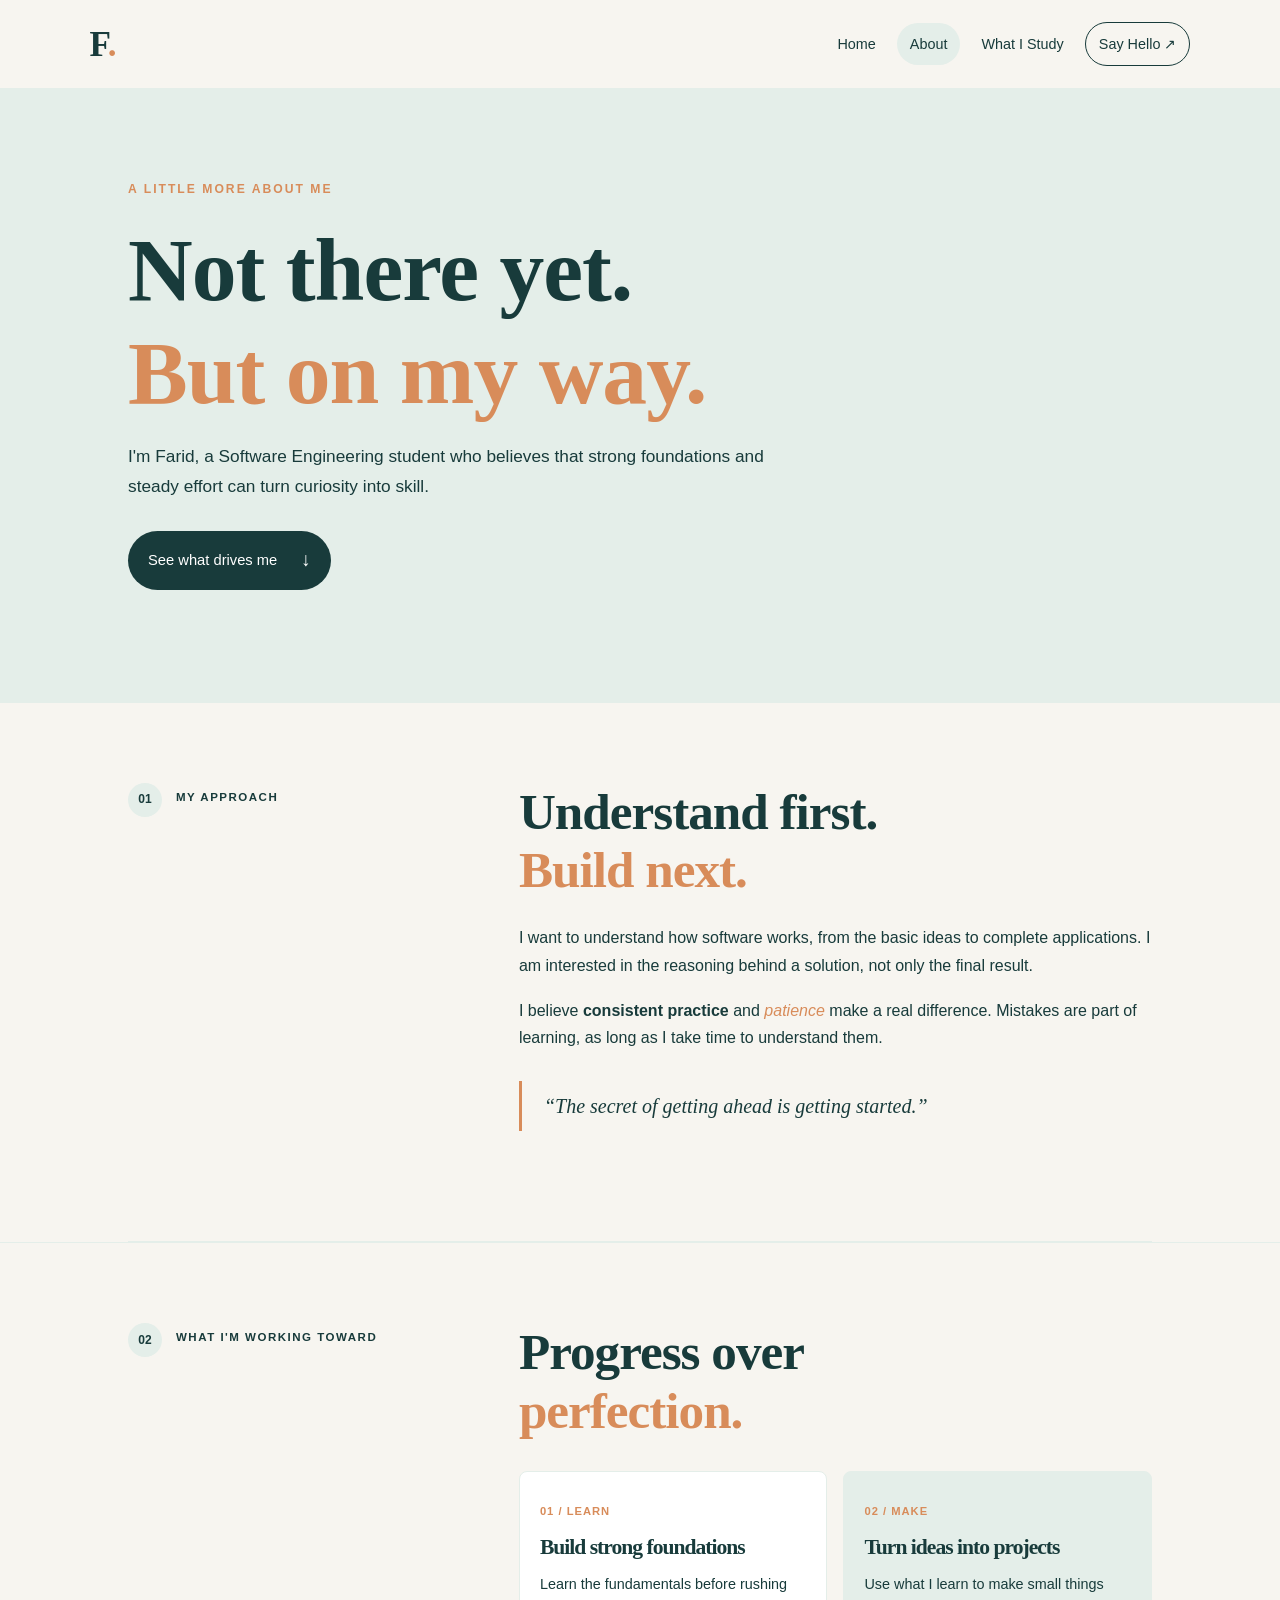
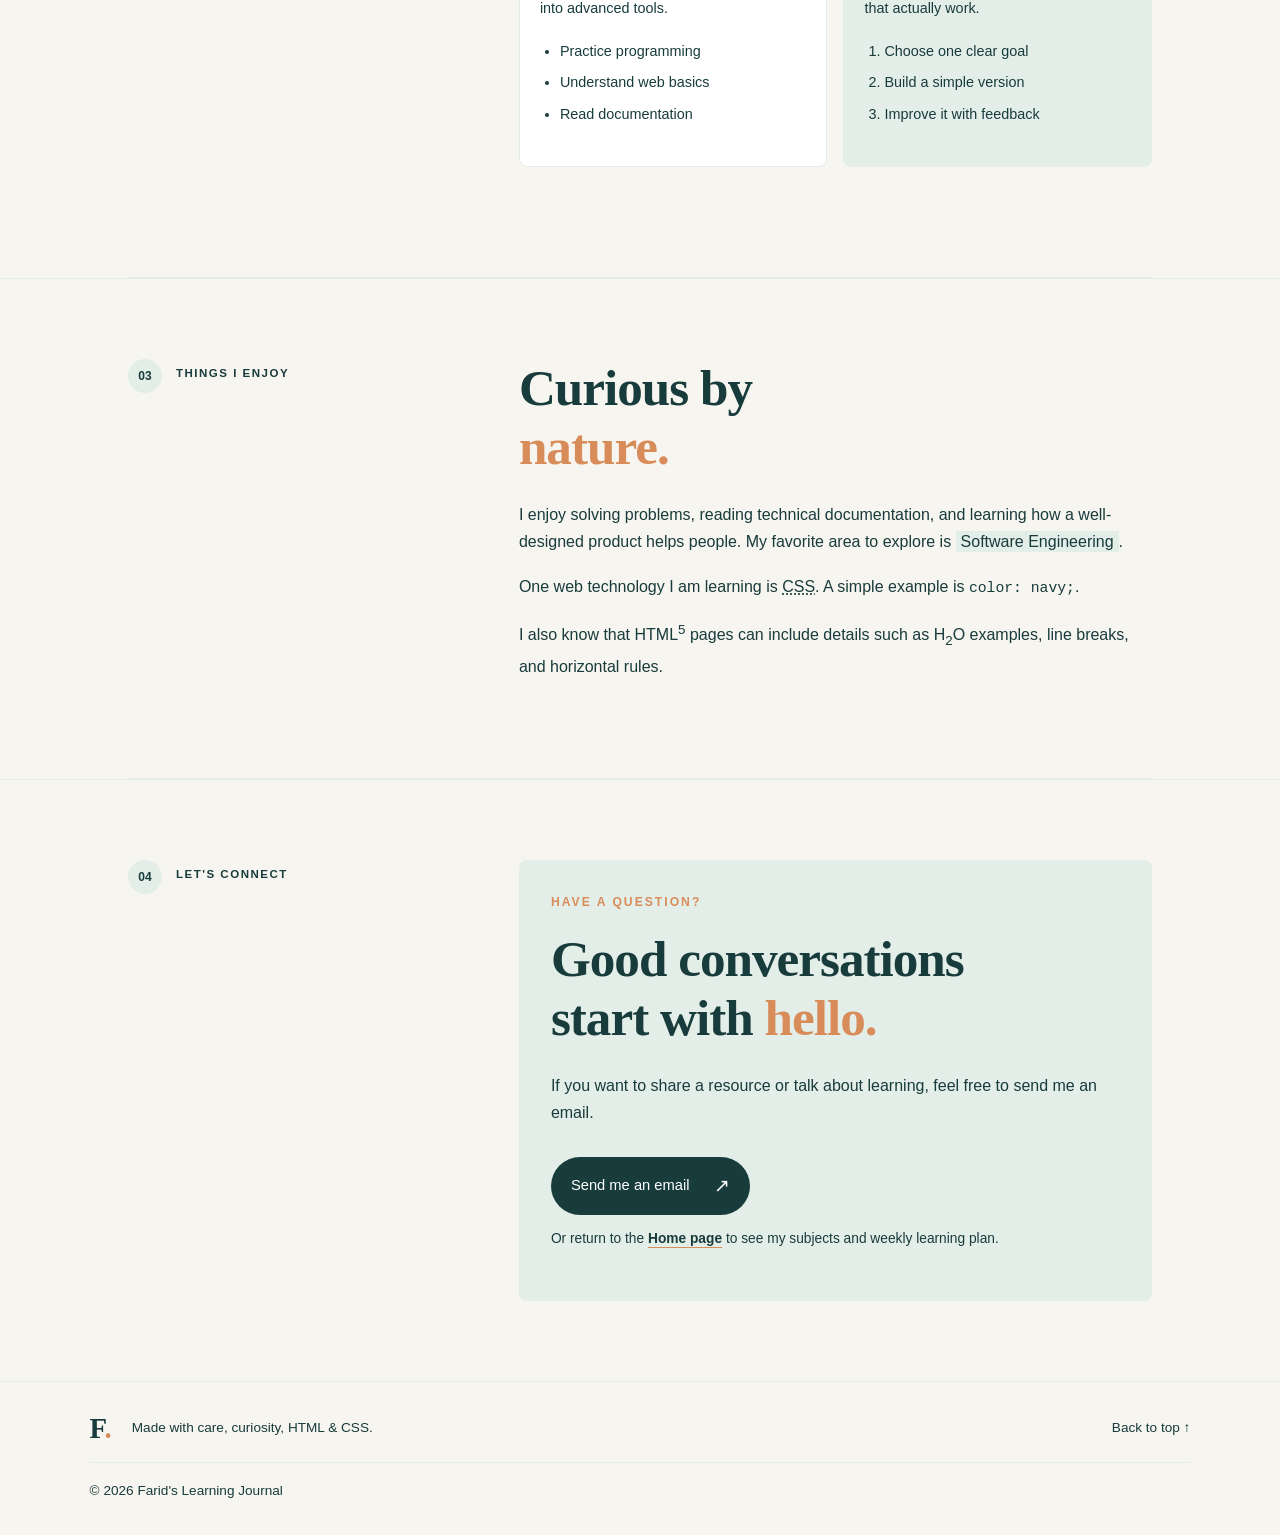
<file: about.html>
<!DOCTYPE html>
<html lang="en">
<head>
    <meta charset="UTF-8">
    <meta name="viewport" content="width=device-width, initial-scale=1.0">
    <title>About Farid | Learning Journal</title>
    <link rel="stylesheet" href="style.css">
</head>
<body>

    <!-- Header and navigation -->
    <header class="site-header" id="top">
        <a class="brand" href="index.html">F<span>.</span></a>

        <nav aria-label="Main navigation">
            <a href="index.html">Home</a>
            <a class="active" href="about.html">About</a>
            <a href="index.html#subjects">What I Study</a>
            <a href="mailto:farid@example.com">Say Hello ↗</a>
        </nav>
    </header>

    <main>
        <!-- About hero -->
        <section class="about-hero" id="about-intro">
            <p class="eyebrow">A LITTLE MORE ABOUT ME</p>
            <h1>Not there yet.<br><span>But on my way.</span></h1>
            <p class="hero-text">
                I'm Farid, a Software Engineering student who believes that
                strong foundations and steady effort can turn curiosity into skill.
            </p>
            <a class="button-link" href="#goals">See what drives me <span>↓</span></a>
        </section>

        <!-- Section 1 -->
        <section class="content-section" id="story">
            <div class="section-label">
                <span>01</span>
                <p>MY APPROACH</p>
            </div>
            <div class="section-content">
                <h2>Understand first.<br><span class="accent-text">Build next.</span></h2>
                <p>
                    I want to understand how software works, from the basic ideas
                    to complete applications. I am interested in the reasoning
                    behind a solution, not only the final result.
                </p>
                <p>
                    I believe <strong>consistent practice</strong> and
                    <em>patience</em> make a real difference. Mistakes are part
                    of learning, as long as I take time to understand them.
                </p>
                <blockquote>
                    “The secret of getting ahead is getting started.”
                </blockquote>
            </div>
        </section>

        <hr class="section-divider">

        <!-- Section 2 -->
        <section class="content-section" id="goals">
            <div class="section-label">
                <span>02</span>
                <p>WHAT I'M WORKING TOWARD</p>
            </div>
            <div class="section-content">
                <h2>Progress over<br><span class="accent-text">perfection.</span></h2>
                <div class="subject-grid two-cards">
                    <article class="subject-card">
                        <span class="card-index">01 / LEARN</span>
                        <h3>Build strong foundations</h3>
                        <p>Learn the fundamentals before rushing into advanced tools.</p>
                        <ul>
                            <li>Practice programming</li>
                            <li>Understand web basics</li>
                            <li>Read documentation</li>
                        </ul>
                    </article>
                    <article class="subject-card featured-card">
                        <span class="card-index">02 / MAKE</span>
                        <h3>Turn ideas into projects</h3>
                        <p>Use what I learn to make small things that actually work.</p>
                        <ol>
                            <li>Choose one clear goal</li>
                            <li>Build a simple version</li>
                            <li>Improve it with feedback</li>
                        </ol>
                    </article>
                </div>
            </div>
        </section>

        <hr class="section-divider">

        <!-- Section 3 -->
        <section class="content-section" id="interests">
            <div class="section-label">
                <span>03</span>
                <p>THINGS I ENJOY</p>
            </div>
            <div class="section-content">
                <h2>Curious by<br><span class="accent-text">nature.</span></h2>
                <p>
                    I enjoy solving problems, reading technical documentation,
                    and learning how a well-designed product helps people.
                    My favorite area to explore is <mark>Software Engineering</mark>.
                </p>
                <p>
                    One web technology I am learning is
                    <abbr title="Cascading Style Sheets">CSS</abbr>.
                    A simple example is <code>color: navy;</code>.
                </p>
                <p>
                    I also know that HTML<sup>5</sup> pages can include details such
                    as H<sub>2</sub>O examples, line breaks, and horizontal rules.
                </p>
            </div>
        </section>

        <hr class="section-divider">

        <!-- Section 4 -->
        <section class="content-section contact-section" id="contact">
            <div class="section-label">
                <span>04</span>
                <p>LET'S CONNECT</p>
            </div>
            <div class="section-content contact-card">
                <p class="eyebrow">HAVE A QUESTION?</p>
                <h2>Good conversations<br>start with <span class="accent-text">hello.</span></h2>
                <p>
                    If you want to share a resource or talk about learning,
                    feel free to send me an email.
                </p>
                <a class="button-link" href="mailto:farid@example.com">Send me an email <span>↗</span></a>
                <p class="tiny-detail">
                    Or return to the <a class="text-link" href="index.html">Home page</a>
                    to see my subjects and weekly learning plan.
                </p>
            </div>
        </section>
    </main>

    <!-- Footer -->
    <footer class="site-footer">
        <a class="brand footer-brand" href="#top">F<span>.</span></a>
        <p>Made with care, curiosity, HTML &amp; CSS.</p>
        <a href="#top" class="back-top">Back to top ↑</a>
        <p class="copyright">© 2026 Farid's Learning Journal</p>
    </footer>

</body>
</html>
</file>
<file: style.css>
/*
COLOR PALETTE (5 colors maximum):
1. #f7f5f0 - warm paper
2. #183b3b - deep forest
3. #e4eee9 - pale sage
4. #d88c5a - warm orange accent
5. white - cards and table cells
*/


/* ===== 1. Base styles ===== */

* {
    box-sizing: border-box;
}

html {
    scroll-behavior: smooth;
}

body {
    margin: 0;
    background-color: #f7f5f0;
    color: #183b3b;
    font-family: Arial, sans-serif;
    line-height: 1.7;
}

h1,
h2,
h3 {
    font-family: Georgia, serif;
    line-height: 1.15;
    letter-spacing: -1px;
}

h1 {
    font-size: clamp(2.8rem, 7vw, 5.7rem);
    margin: 18px 0;
}

h2 {
    font-size: clamp(2.1rem, 4vw, 3.4rem);
    margin: 0 0 24px;
}

h3 {
    font-size: 1.55rem;
    margin: 12px 0;
}

p {
    margin: 0 0 18px;
}

a {
    color: #183b3b;
}

strong {
    font-weight: 700;
}

em {
    color: #d88c5a;
}

mark {
    background-color: #e4eee9;
    color: #183b3b;
    padding: 2px 5px;
}


/* ===== 2. Header and navigation ===== */

.site-header {
    display: flex;
    align-items: center;
    justify-content: space-between;
    gap: 24px;
    padding: 22px 7%;
    border-bottom: 1px solid #e4eee9;
}

.brand {
    color: #183b3b;
    font-family: Georgia, serif;
    font-size: 2.2rem;
    font-weight: bold;
    line-height: 1;
    text-decoration: none;
}

.brand span {
    color: #d88c5a;
}

nav {
    display: flex;
    flex-wrap: wrap;
    align-items: center;
    gap: 8px;
}

nav a {
    padding: 9px 13px;
    border-radius: 30px;
    font-size: 0.9rem;
    text-decoration: none;
    transition: background-color 0.2s ease;
}

nav a:hover,
nav a.active {
    background-color: #e4eee9;
}

nav a:last-child {
    border: 1px solid #183b3b;
}


/* ===== 3. Hero section ===== */

.hero {
    display: grid;
    grid-template-columns: 1.15fr 0.85fr;
    align-items: center;
    gap: 40px;
    padding: 85px 10% 100px;
    overflow: hidden;
}

.eyebrow {
    color: #d88c5a;
    font-size: 0.76rem;
    font-weight: bold;
    letter-spacing: 2px;
}

.hero h1 span,
.about-hero h1 span {
    color: #d88c5a;
}

.hero-text {
    max-width: 520px;
    font-size: 1.08rem;
}

.button-link {
    display: inline-flex;
    align-items: center;
    gap: 24px;
    margin: 12px 0;
    padding: 13px 20px;
    border-radius: 30px;
    background-color: #183b3b;
    color: white;
    font-size: 0.92rem;
    text-decoration: none;
    transition: transform 0.2s ease, background-color 0.2s ease;
}

.button-link:hover {
    background-color: #d88c5a;
    transform: translateY(-2px);
}

.button-link span {
    font-size: 1.2rem;
}

.hero-note {
    margin-top: 20px;
    font-size: 0.86rem;
}

.hero-art {
    position: relative;
    display: grid;
    min-height: 360px;
    place-items: center;
}

.art-orbit {
    position: absolute;
    width: 300px;
    height: 300px;
    border: 1px solid #d88c5a;
    border-radius: 50%;
}

.art-card {
    position: relative;
    display: flex;
    flex-direction: column;
    justify-content: space-between;
    width: min(290px, 85%);
    min-height: 310px;
    padding: 26px;
    border-radius: 8px;
    background-color: #183b3b;
    color: white;
    box-shadow: 16px 16px 0 #e4eee9;
    transform: rotate(3deg);
}

.art-label,
.art-number {
    font-size: 0.65rem;
    letter-spacing: 1.5px;
}

.art-symbol {
    color: #d88c5a;
    font-family: Georgia, serif;
    font-size: 5rem;
}

.art-card p {
    font-family: Georgia, serif;
    font-size: 1.7rem;
    line-height: 1.25;
}

.art-star {
    position: absolute;
    color: #d88c5a;
}

.star-one {
    top: 25px;
    right: 18px;
    font-size: 2.6rem;
}

.star-two {
    bottom: 25px;
    left: 5px;
    font-size: 2rem;
}

.art-dot {
    position: absolute;
    top: 42px;
    left: 28px;
    width: 15px;
    height: 15px;
    border-radius: 50%;
    background-color: #d88c5a;
}


/* ===== 4. Content sections ===== */

.content-section {
    display: grid;
    grid-template-columns: 0.7fr 1.3fr;
    gap: 50px;
    padding: 80px 10%;
    border-top: 1px solid #e4eee9;
}

.section-label {
    display: flex;
    align-items: flex-start;
    gap: 14px;
    color: #183b3b;
}

.section-label span {
    display: grid;
    width: 34px;
    height: 34px;
    flex: 0 0 34px;
    place-items: center;
    border-radius: 50%;
    background-color: #e4eee9;
    font-size: 0.75rem;
    font-weight: bold;
}

.section-label p {
    padding-top: 5px;
    font-size: 0.72rem;
    font-weight: bold;
    letter-spacing: 1.5px;
}

.section-content > p {
    max-width: 700px;
}

.accent-text {
    color: #d88c5a;
}

blockquote {
    margin: 30px 0;
    padding: 8px 0 8px 22px;
    border-left: 3px solid #d88c5a;
    font-family: Georgia, serif;
    font-size: 1.25rem;
    font-style: italic;
}

.tiny-detail {
    color: #183b3b;
    font-size: 0.86rem;
}

.section-lead {
    margin-bottom: 30px;
}


/* ===== 5. Subject cards ===== */

.subject-grid {
    display: grid;
    grid-template-columns: repeat(3, minmax(0, 1fr));
    gap: 16px;
    margin: 30px 0;
}

.subject-card {
    padding: 24px 20px;
    border: 1px solid #e4eee9;
    border-radius: 8px;
    background-color: white;
}

.featured-card {
    background-color: #e4eee9;
    border-color: #e4eee9;
}

.card-index {
    color: #d88c5a;
    font-size: 0.7rem;
    font-weight: bold;
    letter-spacing: 1px;
}

.subject-card h3 {
    font-size: 1.35rem;
}

.subject-card p,
.subject-card li,
.subject-card dd {
    font-size: 0.9rem;
}

.subject-card ul,
.subject-card ol {
    padding-left: 20px;
}

.subject-card li {
    margin-bottom: 7px;
}

dt {
    margin-top: 10px;
    font-weight: bold;
}

dd {
    margin-left: 0;
}

.code-caption {
    margin-bottom: 8px;
    font-size: 0.85rem;
}

.code-sample {
    display: inline-block;
    padding: 12px 16px;
    border-radius: 6px;
    background-color: #183b3b;
    color: white;
}

code {
    font-family: "Courier New", monospace;
    font-size: 0.92rem;
}


/* ===== 6. Study table ===== */

.table-wrap {
    overflow-x: auto;
    margin: 25px 0;
    border: 1px solid #e4eee9;
    border-radius: 8px;
    background-color: white;
}

table {
    width: 100%;
    border-collapse: collapse;
    text-align: left;
}

caption {
    padding: 18px;
    font-family: Georgia, serif;
    font-size: 1.15rem;
    font-weight: bold;
    text-align: left;
}

th,
td {
    padding: 14px 18px;
    border-top: 1px solid #e4eee9;
}

th {
    background-color: #183b3b;
    color: white;
    font-size: 0.82rem;
    letter-spacing: 0.5px;
}

tfoot td {
    background-color: #e4eee9;
    font-weight: bold;
}


/* ===== 7. Resource image and text decoration ===== */

.text-link {
    font-weight: bold;
    text-decoration-thickness: 1px;
    text-underline-offset: 4px;
    text-decoration-color: #d88c5a;
}

.image-link {
    display: block;
    max-width: 760px;
    margin: 28px 0;
    overflow: hidden;
    border-radius: 8px;
    background-color: white;
    text-decoration: none;
}

.learning-image {
    display: block;
    width: 100%;
    max-height: 360px;
    object-fit: cover;
    transition: transform 0.3s ease;
}

.image-link:hover .learning-image {
    transform: scale(1.025);
}

.image-caption {
    display: flex;
    justify-content: space-between;
    padding: 12px 16px;
    font-size: 0.85rem;
}

.image-caption span {
    color: #d88c5a;
}

.underlined-text {
    text-decoration-line: underline;
    text-decoration-style: wavy;
    text-decoration-color: #d88c5a;
    text-underline-offset: 5px;
}

.outdated {
    text-decoration: line-through;
    text-decoration-color: #d88c5a;
}

.small-note {
    font-size: 0.9rem;
}


/* ===== 8. About page ===== */

.about-hero {
    padding: 90px 10% 100px;
    background-color: #e4eee9;
}

.about-hero h1 {
    margin-top: 15px;
}

.about-hero .hero-text {
    max-width: 650px;
}

.section-divider {
    margin: 0 10%;
    border: 0;
    border-top: 1px solid #e4eee9;
}

.two-cards {
    grid-template-columns: repeat(2, minmax(0, 1fr));
}

.contact-card {
    padding: 32px;
    border-radius: 8px;
    background-color: #e4eee9;
}


/* ===== 9. Footer ===== */

.site-footer {
    display: grid;
    grid-template-columns: auto 1fr auto;
    align-items: center;
    gap: 20px;
    padding: 32px 7%;
    border-top: 1px solid #e4eee9;
}

.site-footer p {
    margin: 0;
    font-size: 0.85rem;
}

.footer-brand {
    font-size: 1.8rem;
}

.back-top {
    font-size: 0.85rem;
    text-decoration: none;
}

.copyright {
    grid-column: 1 / -1;
    padding-top: 16px;
    border-top: 1px solid #e4eee9;
}


/* ===== 10. Responsive layout ===== */

@media (max-width: 850px) {
    .hero {
        grid-template-columns: 1fr;
        padding: 60px 7%;
    }

    .hero-art {
        min-height: 330px;
    }

    .content-section {
        grid-template-columns: 1fr;
        gap: 20px;
        padding: 60px 7%;
    }

    .subject-grid {
        grid-template-columns: 1fr;
    }

    .about-hero {
        padding: 65px 7%;
    }

    .site-header {
        padding: 20px 5%;
    }
}

@media (max-width: 560px) {
    .site-header {
        align-items: flex-start;
        flex-direction: column;
    }

    nav {
        gap: 4px;
    }

    nav a {
        padding: 8px 10px;
    }

    .hero {
        padding-top: 45px;
    }

    .hero-art {
        min-height: 300px;
    }

    .art-orbit {
        width: 250px;
        height: 250px;
    }

    .art-card {
        min-height: 260px;
    }

    .two-cards {
        grid-template-columns: 1fr;
    }

    .site-footer {
        grid-template-columns: auto 1fr;
    }

    .back-top {
        grid-column: 1 / -1;
    }

    .copyright {
        grid-column: 1 / -1;
    }

    th,
    td {
        padding: 11px;
        font-size: 0.85rem;
    }
}
</file>
